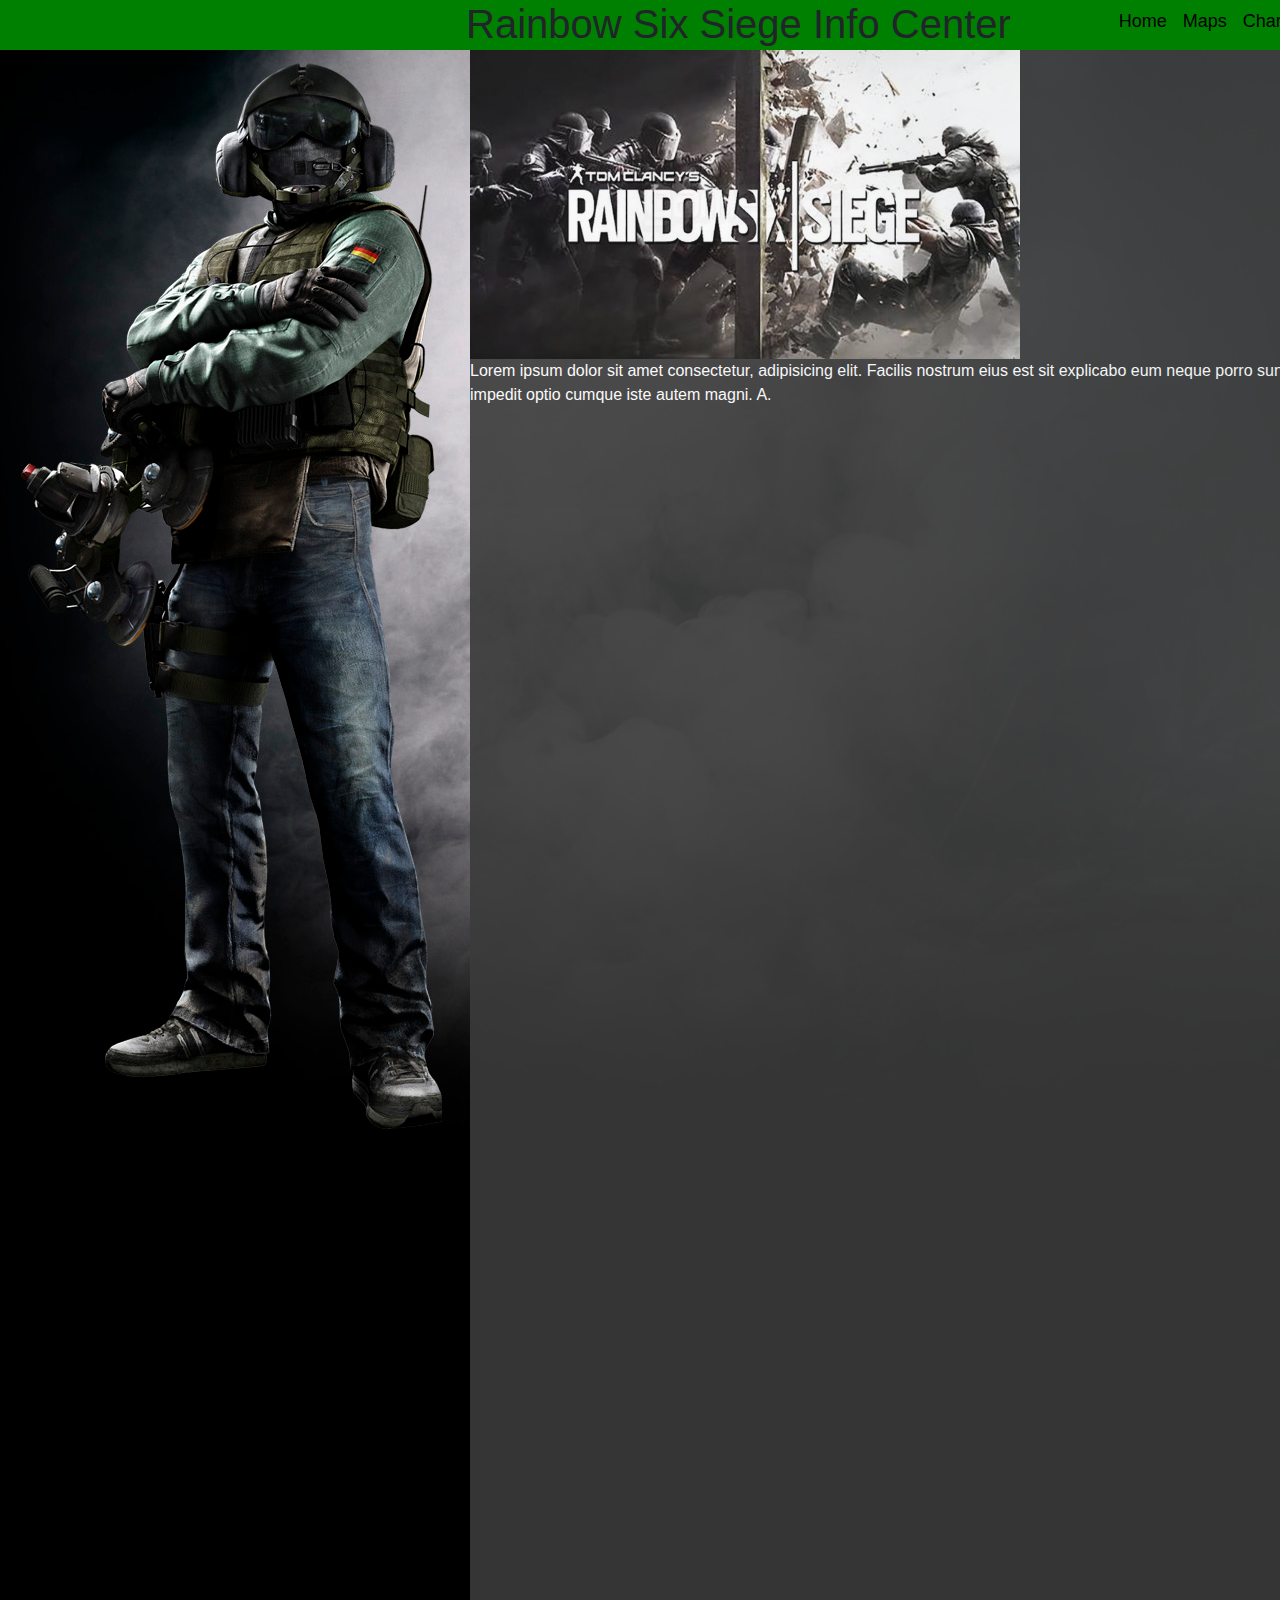
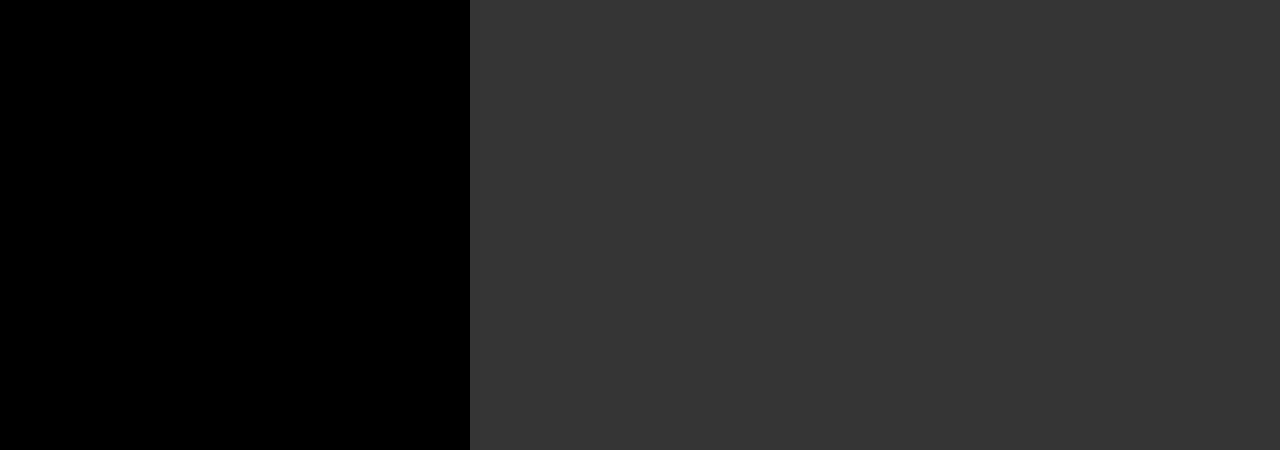
<file: sass/index.html>
<!DOCTYPE html>
<html lang="sv" dir="ltr">
  <head>
    <!-- Bootstrap -->
    <link
      href="https://stackpath.bootstrapcdn.com/bootstrap/4.4.1/css/bootstrap.min.css"
      rel="stylesheet"
      integrity="sha384-Vkoo8x4CGsO3+Hhxv8T/Q5PaXtkKtu6ug5TOeNV6gBiFeWPGFN9MuhOf23Q9Ifjh"
      crossorigin="anonymous"
    />
    <link rel="stylesheet" href="./style/master.css" />
    <meta charset="utf-8" />
    <title>Leaf color</title>
  </head>

  <body>
    <!-- Glöm inte att du måste starta sass plugin:en -->
    <div class="header">
      <h1>Rainbow Six Siege Info Center</h1>
      <div class="nav">
        <a href="index.html">Home</a>
        <a href="maps.html">Maps</a>
        <a href="characters.html">Characters</a>
        <a href="teams.html">Teams</a>
        <a href="info.html">Info</a>
      </div>
    </div>
    <div class="main">
      <div class="mid">
        <img src="./client/Rainbow-Six-Siege-Logo.jpg" alt="" width="550px"> <br>
        Lorem ipsum dolor sit amet consectetur, adipisicing elit. Facilis
        nostrum eius est sit explicabo eum neque porro sunt et? Asperiores modi
        aliquid commodi impedit optio cumque iste autem magni. A.
      </div>
  </body>
</html>
</file>
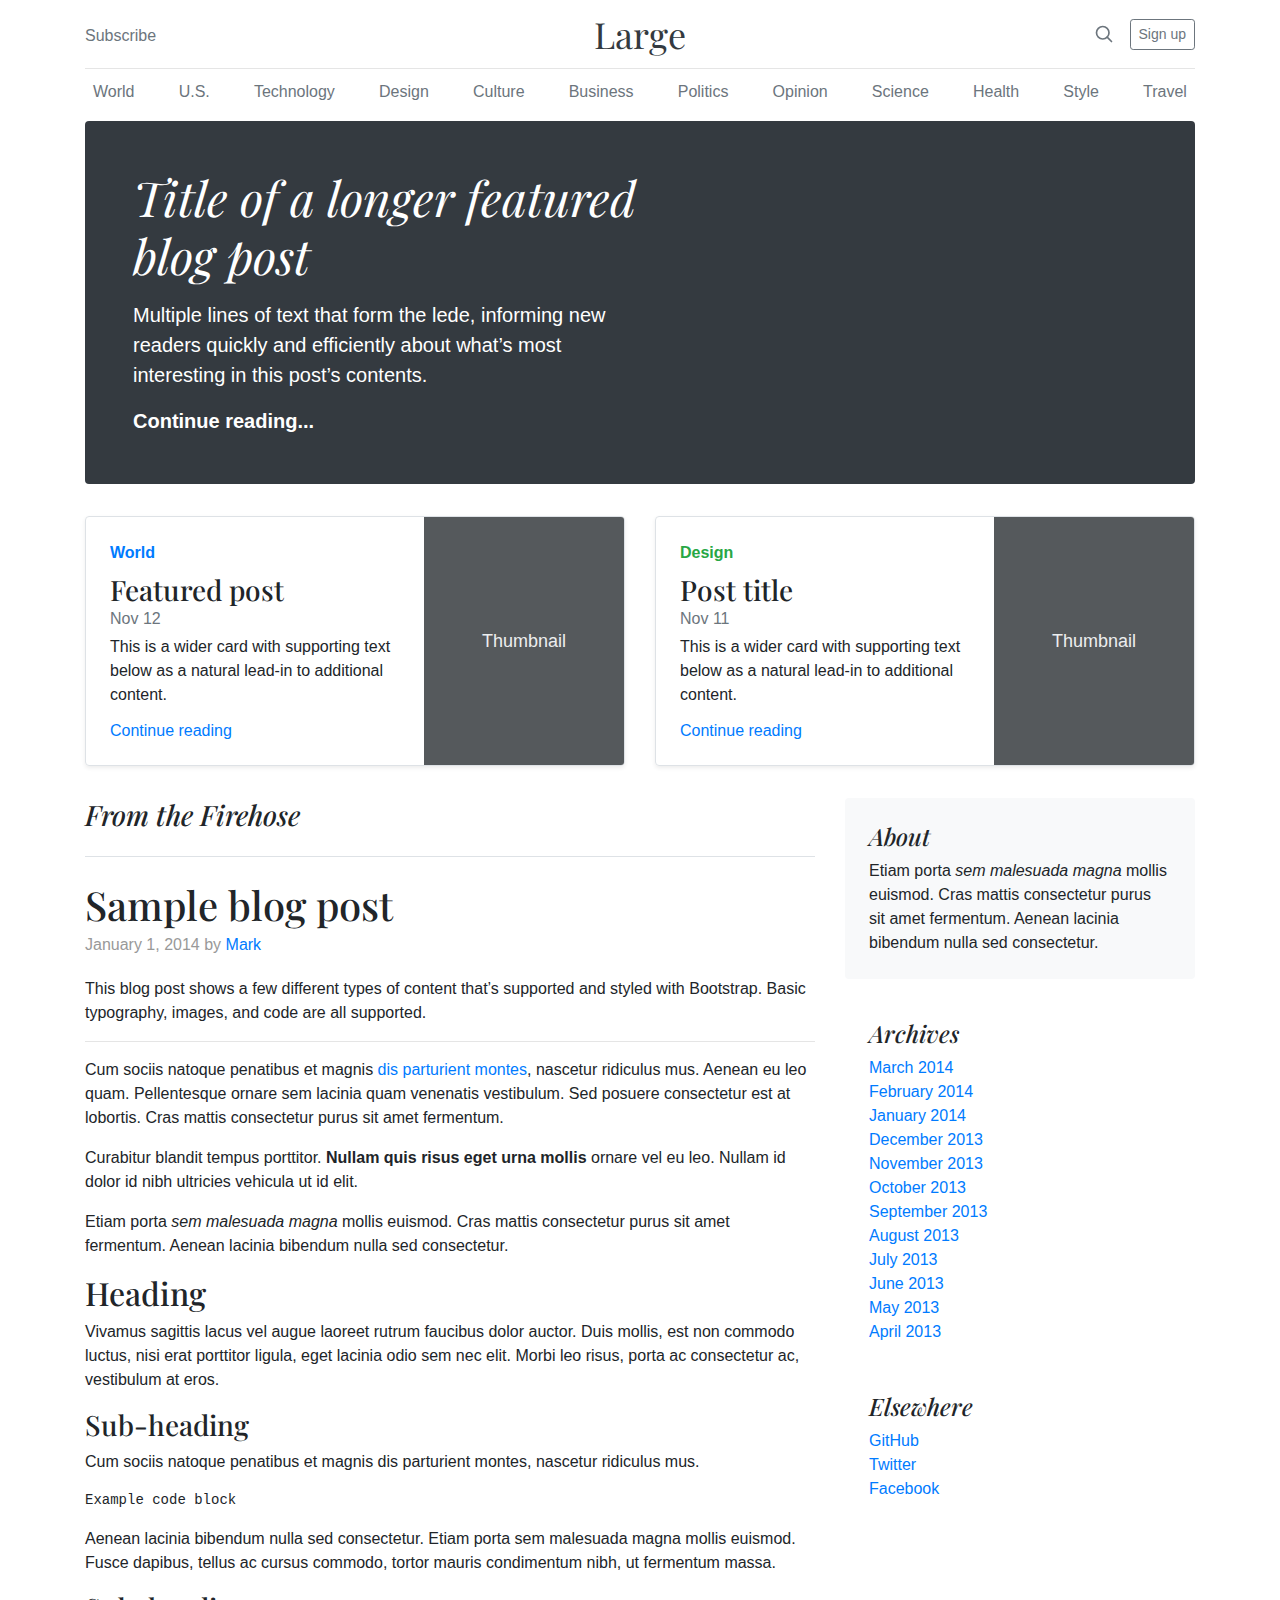
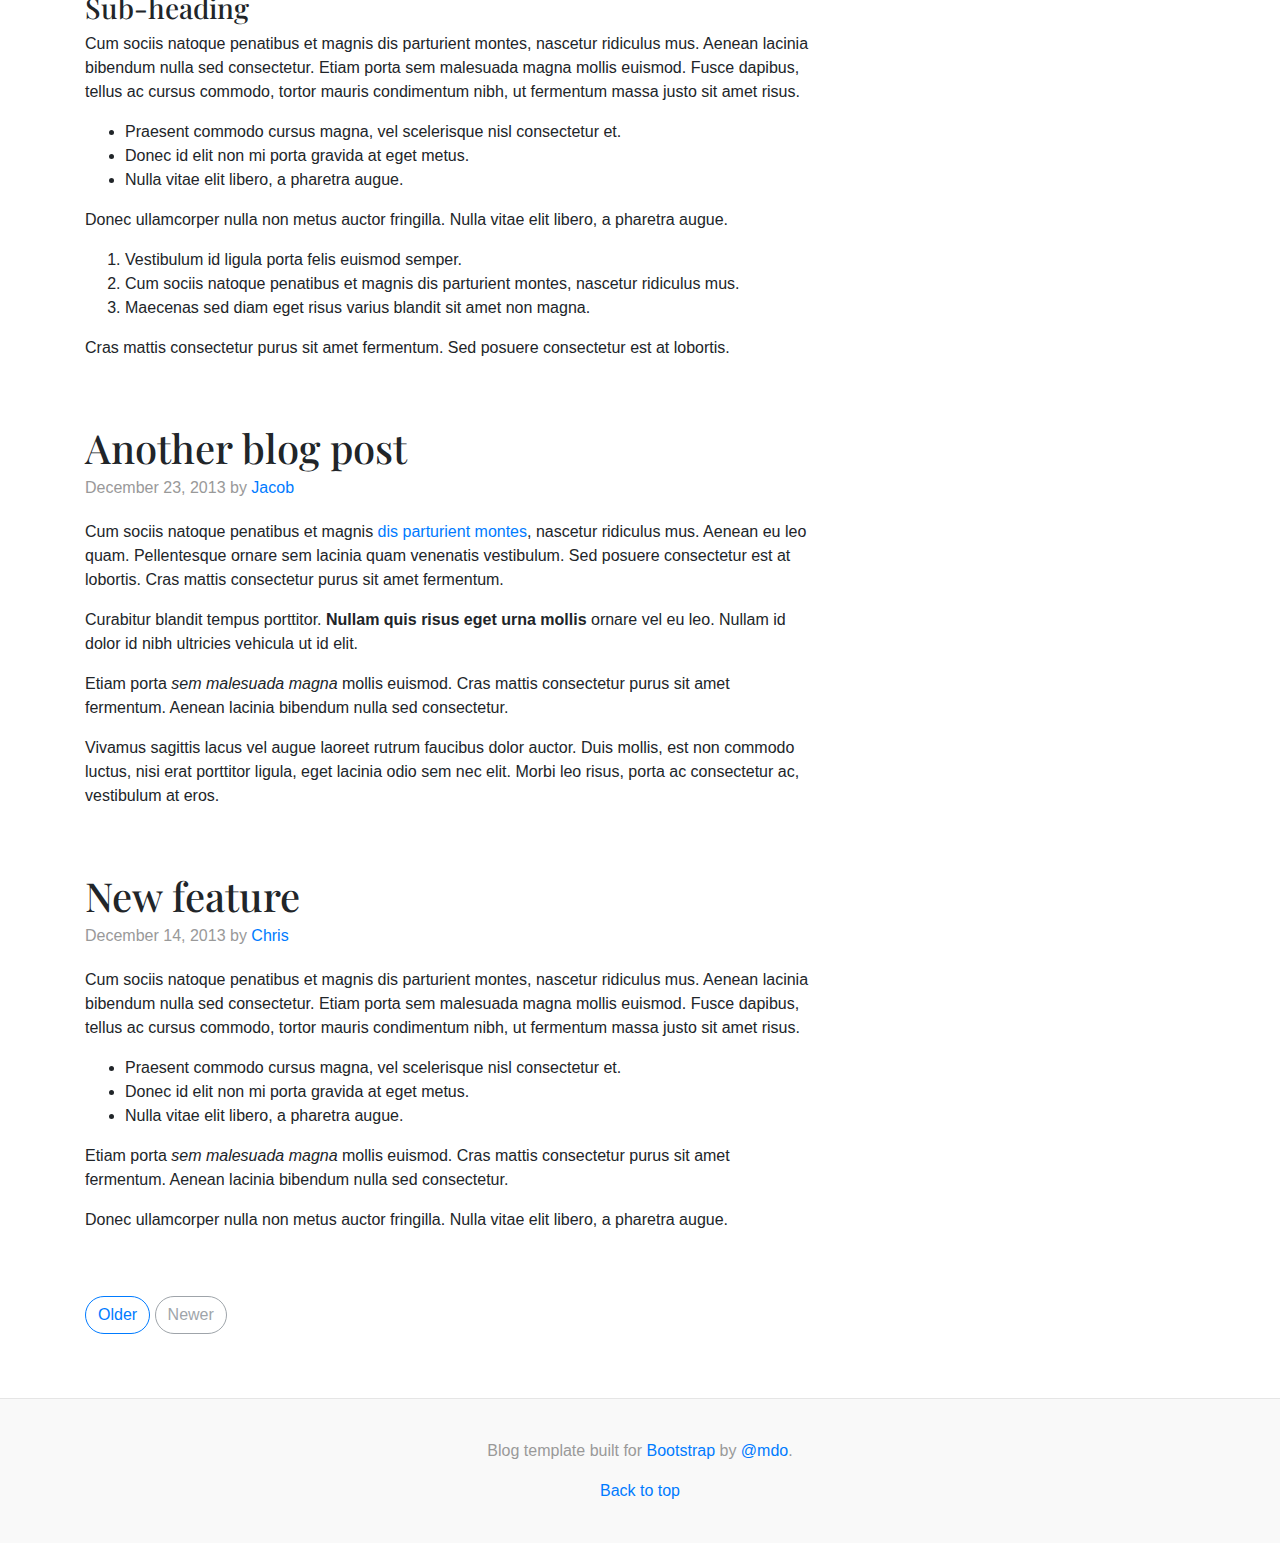
<file: bootstrap/css/bootstrap-4.5.3-examples/blog/index.html>
<!doctype html>
<html lang="en">
  <head>
    <meta charset="utf-8">
    <meta name="viewport" content="width=device-width, initial-scale=1, shrink-to-fit=no">
    <meta name="description" content="">
    <meta name="author" content="Mark Otto, Jacob Thornton, and Bootstrap contributors">
    <meta name="generator" content="Jekyll v4.1.1">
    <title>Blog Template · Bootstrap</title>

    <link rel="canonical" href="https://getbootstrap.com/docs/4.5/examples/blog/">

    <!-- Bootstrap core CSS -->
<link href="../assets/dist/css/bootstrap.min.css" rel="stylesheet">

    <style>
      .bd-placeholder-img {
        font-size: 1.125rem;
        text-anchor: middle;
        -webkit-user-select: none;
        -moz-user-select: none;
        -ms-user-select: none;
        user-select: none;
      }

      @media (min-width: 768px) {
        .bd-placeholder-img-lg {
          font-size: 3.5rem;
        }
      }
    </style>
    <!-- Custom styles for this template -->
    <link href="https://fonts.googleapis.com/css?family=Playfair+Display:700,900" rel="stylesheet">
    <!-- Custom styles for this template -->
    <link href="blog.css" rel="stylesheet">
  </head>
  <body>
    <div class="container">
  <header class="blog-header py-3">
    <div class="row flex-nowrap justify-content-between align-items-center">
      <div class="col-4 pt-1">
        <a class="text-muted" href="#">Subscribe</a>
      </div>
      <div class="col-4 text-center">
        <a class="blog-header-logo text-dark" href="#">Large</a>
      </div>
      <div class="col-4 d-flex justify-content-end align-items-center">
        <a class="text-muted" href="#" aria-label="Search">
          <svg xmlns="http://www.w3.org/2000/svg" width="20" height="20" fill="none" stroke="currentColor" stroke-linecap="round" stroke-linejoin="round" stroke-width="2" class="mx-3" role="img" viewBox="0 0 24 24" focusable="false"><title>Search</title><circle cx="10.5" cy="10.5" r="7.5"/><path d="M21 21l-5.2-5.2"/></svg>
        </a>
        <a class="btn btn-sm btn-outline-secondary" href="#">Sign up</a>
      </div>
    </div>
  </header>

  <div class="nav-scroller py-1 mb-2">
    <nav class="nav d-flex justify-content-between">
      <a class="p-2 text-muted" href="#">World</a>
      <a class="p-2 text-muted" href="#">U.S.</a>
      <a class="p-2 text-muted" href="#">Technology</a>
      <a class="p-2 text-muted" href="#">Design</a>
      <a class="p-2 text-muted" href="#">Culture</a>
      <a class="p-2 text-muted" href="#">Business</a>
      <a class="p-2 text-muted" href="#">Politics</a>
      <a class="p-2 text-muted" href="#">Opinion</a>
      <a class="p-2 text-muted" href="#">Science</a>
      <a class="p-2 text-muted" href="#">Health</a>
      <a class="p-2 text-muted" href="#">Style</a>
      <a class="p-2 text-muted" href="#">Travel</a>
    </nav>
  </div>

  <div class="jumbotron p-4 p-md-5 text-white rounded bg-dark">
    <div class="col-md-6 px-0">
      <h1 class="display-4 font-italic">Title of a longer featured blog post</h1>
      <p class="lead my-3">Multiple lines of text that form the lede, informing new readers quickly and efficiently about what’s most interesting in this post’s contents.</p>
      <p class="lead mb-0"><a href="#" class="text-white font-weight-bold">Continue reading...</a></p>
    </div>
  </div>

  <div class="row mb-2">
    <div class="col-md-6">
      <div class="row no-gutters border rounded overflow-hidden flex-md-row mb-4 shadow-sm h-md-250 position-relative">
        <div class="col p-4 d-flex flex-column position-static">
          <strong class="d-inline-block mb-2 text-primary">World</strong>
          <h3 class="mb-0">Featured post</h3>
          <div class="mb-1 text-muted">Nov 12</div>
          <p class="card-text mb-auto">This is a wider card with supporting text below as a natural lead-in to additional content.</p>
          <a href="#" class="stretched-link">Continue reading</a>
        </div>
        <div class="col-auto d-none d-lg-block">
          <svg class="bd-placeholder-img" width="200" height="250" xmlns="http://www.w3.org/2000/svg" preserveAspectRatio="xMidYMid slice" focusable="false" role="img" aria-label="Placeholder: Thumbnail"><title>Placeholder</title><rect width="100%" height="100%" fill="#55595c"/><text x="50%" y="50%" fill="#eceeef" dy=".3em">Thumbnail</text></svg>
        </div>
      </div>
    </div>
    <div class="col-md-6">
      <div class="row no-gutters border rounded overflow-hidden flex-md-row mb-4 shadow-sm h-md-250 position-relative">
        <div class="col p-4 d-flex flex-column position-static">
          <strong class="d-inline-block mb-2 text-success">Design</strong>
          <h3 class="mb-0">Post title</h3>
          <div class="mb-1 text-muted">Nov 11</div>
          <p class="mb-auto">This is a wider card with supporting text below as a natural lead-in to additional content.</p>
          <a href="#" class="stretched-link">Continue reading</a>
        </div>
        <div class="col-auto d-none d-lg-block">
          <svg class="bd-placeholder-img" width="200" height="250" xmlns="http://www.w3.org/2000/svg" preserveAspectRatio="xMidYMid slice" focusable="false" role="img" aria-label="Placeholder: Thumbnail"><title>Placeholder</title><rect width="100%" height="100%" fill="#55595c"/><text x="50%" y="50%" fill="#eceeef" dy=".3em">Thumbnail</text></svg>
        </div>
      </div>
    </div>
  </div>
</div>

<main role="main" class="container">
  <div class="row">
    <div class="col-md-8 blog-main">
      <h3 class="pb-4 mb-4 font-italic border-bottom">
        From the Firehose
      </h3>

      <div class="blog-post">
        <h2 class="blog-post-title">Sample blog post</h2>
        <p class="blog-post-meta">January 1, 2014 by <a href="#">Mark</a></p>

        <p>This blog post shows a few different types of content that’s supported and styled with Bootstrap. Basic typography, images, and code are all supported.</p>
        <hr>
        <p>Cum sociis natoque penatibus et magnis <a href="#">dis parturient montes</a>, nascetur ridiculus mus. Aenean eu leo quam. Pellentesque ornare sem lacinia quam venenatis vestibulum. Sed posuere consectetur est at lobortis. Cras mattis consectetur purus sit amet fermentum.</p>
        <blockquote>
          <p>Curabitur blandit tempus porttitor. <strong>Nullam quis risus eget urna mollis</strong> ornare vel eu leo. Nullam id dolor id nibh ultricies vehicula ut id elit.</p>
        </blockquote>
        <p>Etiam porta <em>sem malesuada magna</em> mollis euismod. Cras mattis consectetur purus sit amet fermentum. Aenean lacinia bibendum nulla sed consectetur.</p>
        <h2>Heading</h2>
        <p>Vivamus sagittis lacus vel augue laoreet rutrum faucibus dolor auctor. Duis mollis, est non commodo luctus, nisi erat porttitor ligula, eget lacinia odio sem nec elit. Morbi leo risus, porta ac consectetur ac, vestibulum at eros.</p>
        <h3>Sub-heading</h3>
        <p>Cum sociis natoque penatibus et magnis dis parturient montes, nascetur ridiculus mus.</p>
        <pre><code>Example code block</code></pre>
        <p>Aenean lacinia bibendum nulla sed consectetur. Etiam porta sem malesuada magna mollis euismod. Fusce dapibus, tellus ac cursus commodo, tortor mauris condimentum nibh, ut fermentum massa.</p>
        <h3>Sub-heading</h3>
        <p>Cum sociis natoque penatibus et magnis dis parturient montes, nascetur ridiculus mus. Aenean lacinia bibendum nulla sed consectetur. Etiam porta sem malesuada magna mollis euismod. Fusce dapibus, tellus ac cursus commodo, tortor mauris condimentum nibh, ut fermentum massa justo sit amet risus.</p>
        <ul>
          <li>Praesent commodo cursus magna, vel scelerisque nisl consectetur et.</li>
          <li>Donec id elit non mi porta gravida at eget metus.</li>
          <li>Nulla vitae elit libero, a pharetra augue.</li>
        </ul>
        <p>Donec ullamcorper nulla non metus auctor fringilla. Nulla vitae elit libero, a pharetra augue.</p>
        <ol>
          <li>Vestibulum id ligula porta felis euismod semper.</li>
          <li>Cum sociis natoque penatibus et magnis dis parturient montes, nascetur ridiculus mus.</li>
          <li>Maecenas sed diam eget risus varius blandit sit amet non magna.</li>
        </ol>
        <p>Cras mattis consectetur purus sit amet fermentum. Sed posuere consectetur est at lobortis.</p>
      </div><!-- /.blog-post -->

      <div class="blog-post">
        <h2 class="blog-post-title">Another blog post</h2>
        <p class="blog-post-meta">December 23, 2013 by <a href="#">Jacob</a></p>

        <p>Cum sociis natoque penatibus et magnis <a href="#">dis parturient montes</a>, nascetur ridiculus mus. Aenean eu leo quam. Pellentesque ornare sem lacinia quam venenatis vestibulum. Sed posuere consectetur est at lobortis. Cras mattis consectetur purus sit amet fermentum.</p>
        <blockquote>
          <p>Curabitur blandit tempus porttitor. <strong>Nullam quis risus eget urna mollis</strong> ornare vel eu leo. Nullam id dolor id nibh ultricies vehicula ut id elit.</p>
        </blockquote>
        <p>Etiam porta <em>sem malesuada magna</em> mollis euismod. Cras mattis consectetur purus sit amet fermentum. Aenean lacinia bibendum nulla sed consectetur.</p>
        <p>Vivamus sagittis lacus vel augue laoreet rutrum faucibus dolor auctor. Duis mollis, est non commodo luctus, nisi erat porttitor ligula, eget lacinia odio sem nec elit. Morbi leo risus, porta ac consectetur ac, vestibulum at eros.</p>
      </div><!-- /.blog-post -->

      <div class="blog-post">
        <h2 class="blog-post-title">New feature</h2>
        <p class="blog-post-meta">December 14, 2013 by <a href="#">Chris</a></p>

        <p>Cum sociis natoque penatibus et magnis dis parturient montes, nascetur ridiculus mus. Aenean lacinia bibendum nulla sed consectetur. Etiam porta sem malesuada magna mollis euismod. Fusce dapibus, tellus ac cursus commodo, tortor mauris condimentum nibh, ut fermentum massa justo sit amet risus.</p>
        <ul>
          <li>Praesent commodo cursus magna, vel scelerisque nisl consectetur et.</li>
          <li>Donec id elit non mi porta gravida at eget metus.</li>
          <li>Nulla vitae elit libero, a pharetra augue.</li>
        </ul>
        <p>Etiam porta <em>sem malesuada magna</em> mollis euismod. Cras mattis consectetur purus sit amet fermentum. Aenean lacinia bibendum nulla sed consectetur.</p>
        <p>Donec ullamcorper nulla non metus auctor fringilla. Nulla vitae elit libero, a pharetra augue.</p>
      </div><!-- /.blog-post -->

      <nav class="blog-pagination">
        <a class="btn btn-outline-primary" href="#">Older</a>
        <a class="btn btn-outline-secondary disabled" href="#" tabindex="-1" aria-disabled="true">Newer</a>
      </nav>

    </div><!-- /.blog-main -->

    <aside class="col-md-4 blog-sidebar">
      <div class="p-4 mb-3 bg-light rounded">
        <h4 class="font-italic">About</h4>
        <p class="mb-0">Etiam porta <em>sem malesuada magna</em> mollis euismod. Cras mattis consectetur purus sit amet fermentum. Aenean lacinia bibendum nulla sed consectetur.</p>
      </div>

      <div class="p-4">
        <h4 class="font-italic">Archives</h4>
        <ol class="list-unstyled mb-0">
          <li><a href="#">March 2014</a></li>
          <li><a href="#">February 2014</a></li>
          <li><a href="#">January 2014</a></li>
          <li><a href="#">December 2013</a></li>
          <li><a href="#">November 2013</a></li>
          <li><a href="#">October 2013</a></li>
          <li><a href="#">September 2013</a></li>
          <li><a href="#">August 2013</a></li>
          <li><a href="#">July 2013</a></li>
          <li><a href="#">June 2013</a></li>
          <li><a href="#">May 2013</a></li>
          <li><a href="#">April 2013</a></li>
        </ol>
      </div>

      <div class="p-4">
        <h4 class="font-italic">Elsewhere</h4>
        <ol class="list-unstyled">
          <li><a href="#">GitHub</a></li>
          <li><a href="#">Twitter</a></li>
          <li><a href="#">Facebook</a></li>
        </ol>
      </div>
    </aside><!-- /.blog-sidebar -->

  </div><!-- /.row -->

</main><!-- /.container -->

<footer class="blog-footer">
  <p>Blog template built for <a href="https://getbootstrap.com/">Bootstrap</a> by <a href="https://twitter.com/mdo">@mdo</a>.</p>
  <p>
    <a href="#">Back to top</a>
  </p>
</footer>
</body>
</html>
</file>
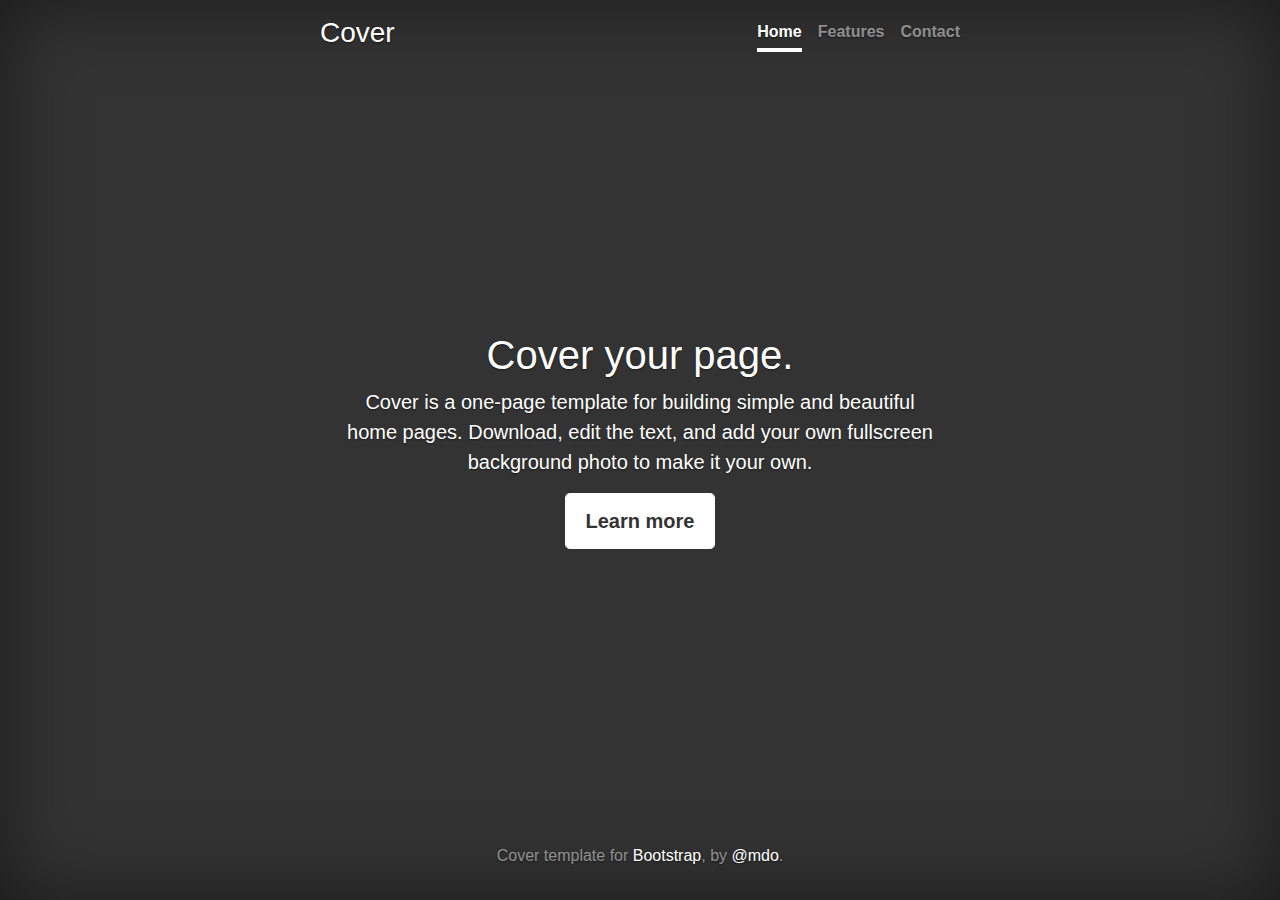
<file: bootstrap/css/bootstrap-4.5.3-examples/cover/index.html>
<!doctype html>
<html lang="en">
  <head>
    <meta charset="utf-8">
    <meta name="viewport" content="width=device-width, initial-scale=1, shrink-to-fit=no">
    <meta name="description" content="">
    <meta name="author" content="Mark Otto, Jacob Thornton, and Bootstrap contributors">
    <meta name="generator" content="Jekyll v4.1.1">
    <title>Cover Template · Bootstrap</title>

    <link rel="canonical" href="https://getbootstrap.com/docs/4.5/examples/cover/">

    <!-- Bootstrap core CSS -->
<link href="../assets/dist/css/bootstrap.min.css" rel="stylesheet">

    <style>
      .bd-placeholder-img {
        font-size: 1.125rem;
        text-anchor: middle;
        -webkit-user-select: none;
        -moz-user-select: none;
        -ms-user-select: none;
        user-select: none;
      }

      @media (min-width: 768px) {
        .bd-placeholder-img-lg {
          font-size: 3.5rem;
        }
      }
    </style>
    <!-- Custom styles for this template -->
    <link href="cover.css" rel="stylesheet">
  </head>
  <body class="text-center">
    <div class="cover-container d-flex w-100 h-100 p-3 mx-auto flex-column">
  <header class="masthead mb-auto">
    <div class="inner">
      <h3 class="masthead-brand">Cover</h3>
      <nav class="nav nav-masthead justify-content-center">
        <a class="nav-link active" href="#">Home</a>
        <a class="nav-link" href="#">Features</a>
        <a class="nav-link" href="#">Contact</a>
      </nav>
    </div>
  </header>

  <main role="main" class="inner cover">
    <h1 class="cover-heading">Cover your page.</h1>
    <p class="lead">Cover is a one-page template for building simple and beautiful home pages. Download, edit the text, and add your own fullscreen background photo to make it your own.</p>
    <p class="lead">
      <a href="#" class="btn btn-lg btn-secondary">Learn more</a>
    </p>
  </main>

  <footer class="mastfoot mt-auto">
    <div class="inner">
      <p>Cover template for <a href="https://getbootstrap.com/">Bootstrap</a>, by <a href="https://twitter.com/mdo">@mdo</a>.</p>
    </div>
  </footer>
</div>
</body>
</html>
</file>
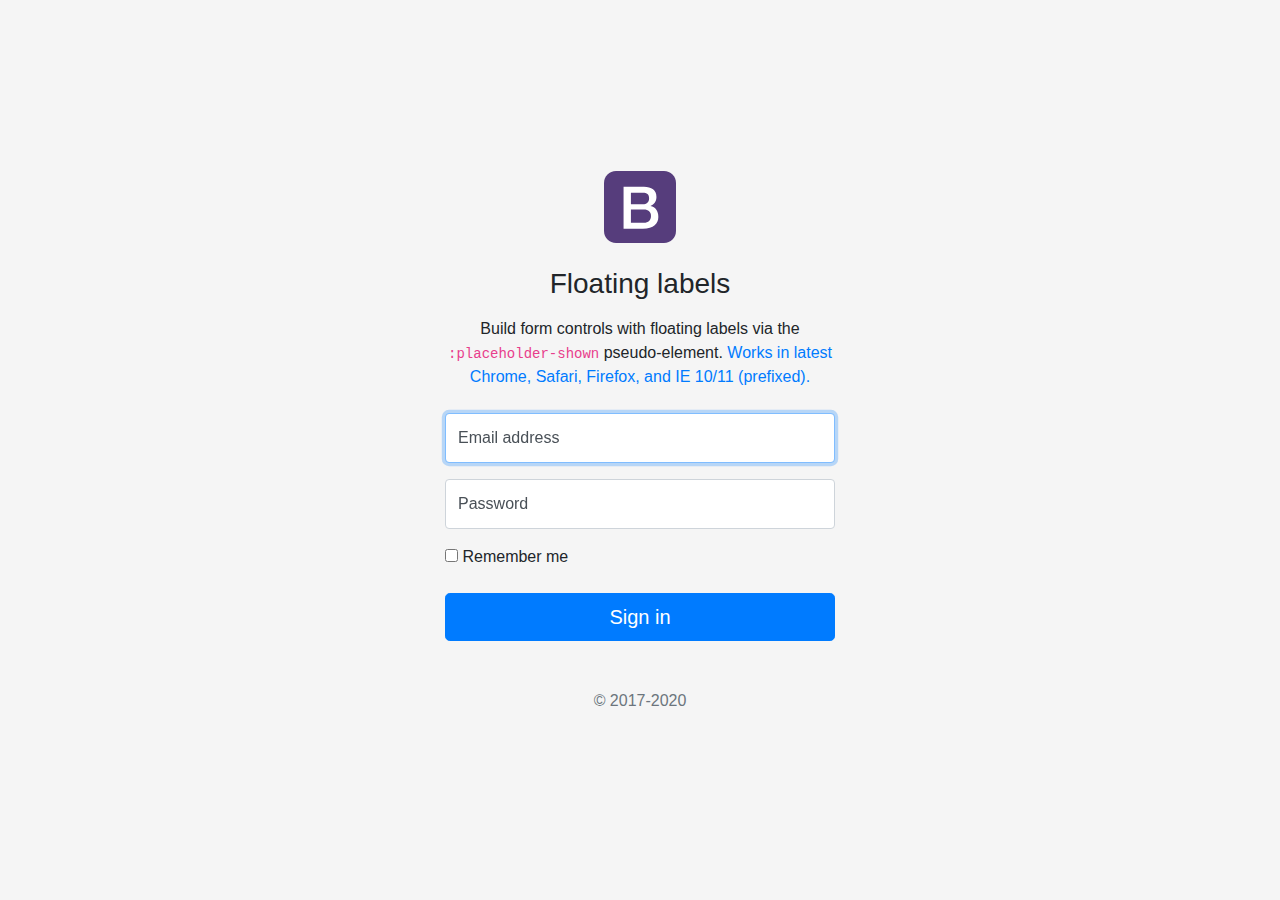
<file: bootstrap/css/bootstrap-4.5.3-examples/floating-labels/index.html>
<!doctype html>
<html lang="en">
  <head>
    <meta charset="utf-8">
    <meta name="viewport" content="width=device-width, initial-scale=1, shrink-to-fit=no">
    <meta name="description" content="">
    <meta name="author" content="Mark Otto, Jacob Thornton, and Bootstrap contributors">
    <meta name="generator" content="Jekyll v4.1.1">
    <title>Floating labels example · Bootstrap</title>

    <link rel="canonical" href="https://getbootstrap.com/docs/4.5/examples/floating-labels/">

    <!-- Bootstrap core CSS -->
<link href="../assets/dist/css/bootstrap.min.css" rel="stylesheet">

    <style>
      .bd-placeholder-img {
        font-size: 1.125rem;
        text-anchor: middle;
        -webkit-user-select: none;
        -moz-user-select: none;
        -ms-user-select: none;
        user-select: none;
      }

      @media (min-width: 768px) {
        .bd-placeholder-img-lg {
          font-size: 3.5rem;
        }
      }
    </style>
    <!-- Custom styles for this template -->
    <link href="floating-labels.css" rel="stylesheet">
  </head>
  <body>
    <form class="form-signin">
  <div class="text-center mb-4">
    <img class="mb-4" src="../assets/brand/bootstrap-solid.svg" alt="" width="72" height="72">
    <h1 class="h3 mb-3 font-weight-normal">Floating labels</h1>
    <p>Build form controls with floating labels via the <code>:placeholder-shown</code> pseudo-element. <a href="https://caniuse.com/#feat=css-placeholder-shown">Works in latest Chrome, Safari, Firefox, and IE 10/11 (prefixed).</a></p>
  </div>

  <div class="form-label-group">
    <input type="email" id="inputEmail" class="form-control" placeholder="Email address" required autofocus>
    <label for="inputEmail">Email address</label>
  </div>

  <div class="form-label-group">
    <input type="password" id="inputPassword" class="form-control" placeholder="Password" required>
    <label for="inputPassword">Password</label>
  </div>

  <div class="checkbox mb-3">
    <label>
      <input type="checkbox" value="remember-me"> Remember me
    </label>
  </div>
  <button class="btn btn-lg btn-primary btn-block" type="submit">Sign in</button>
  <p class="mt-5 mb-3 text-muted text-center">&copy; 2017-2020</p>
</form>
</body>
</html>
</file>
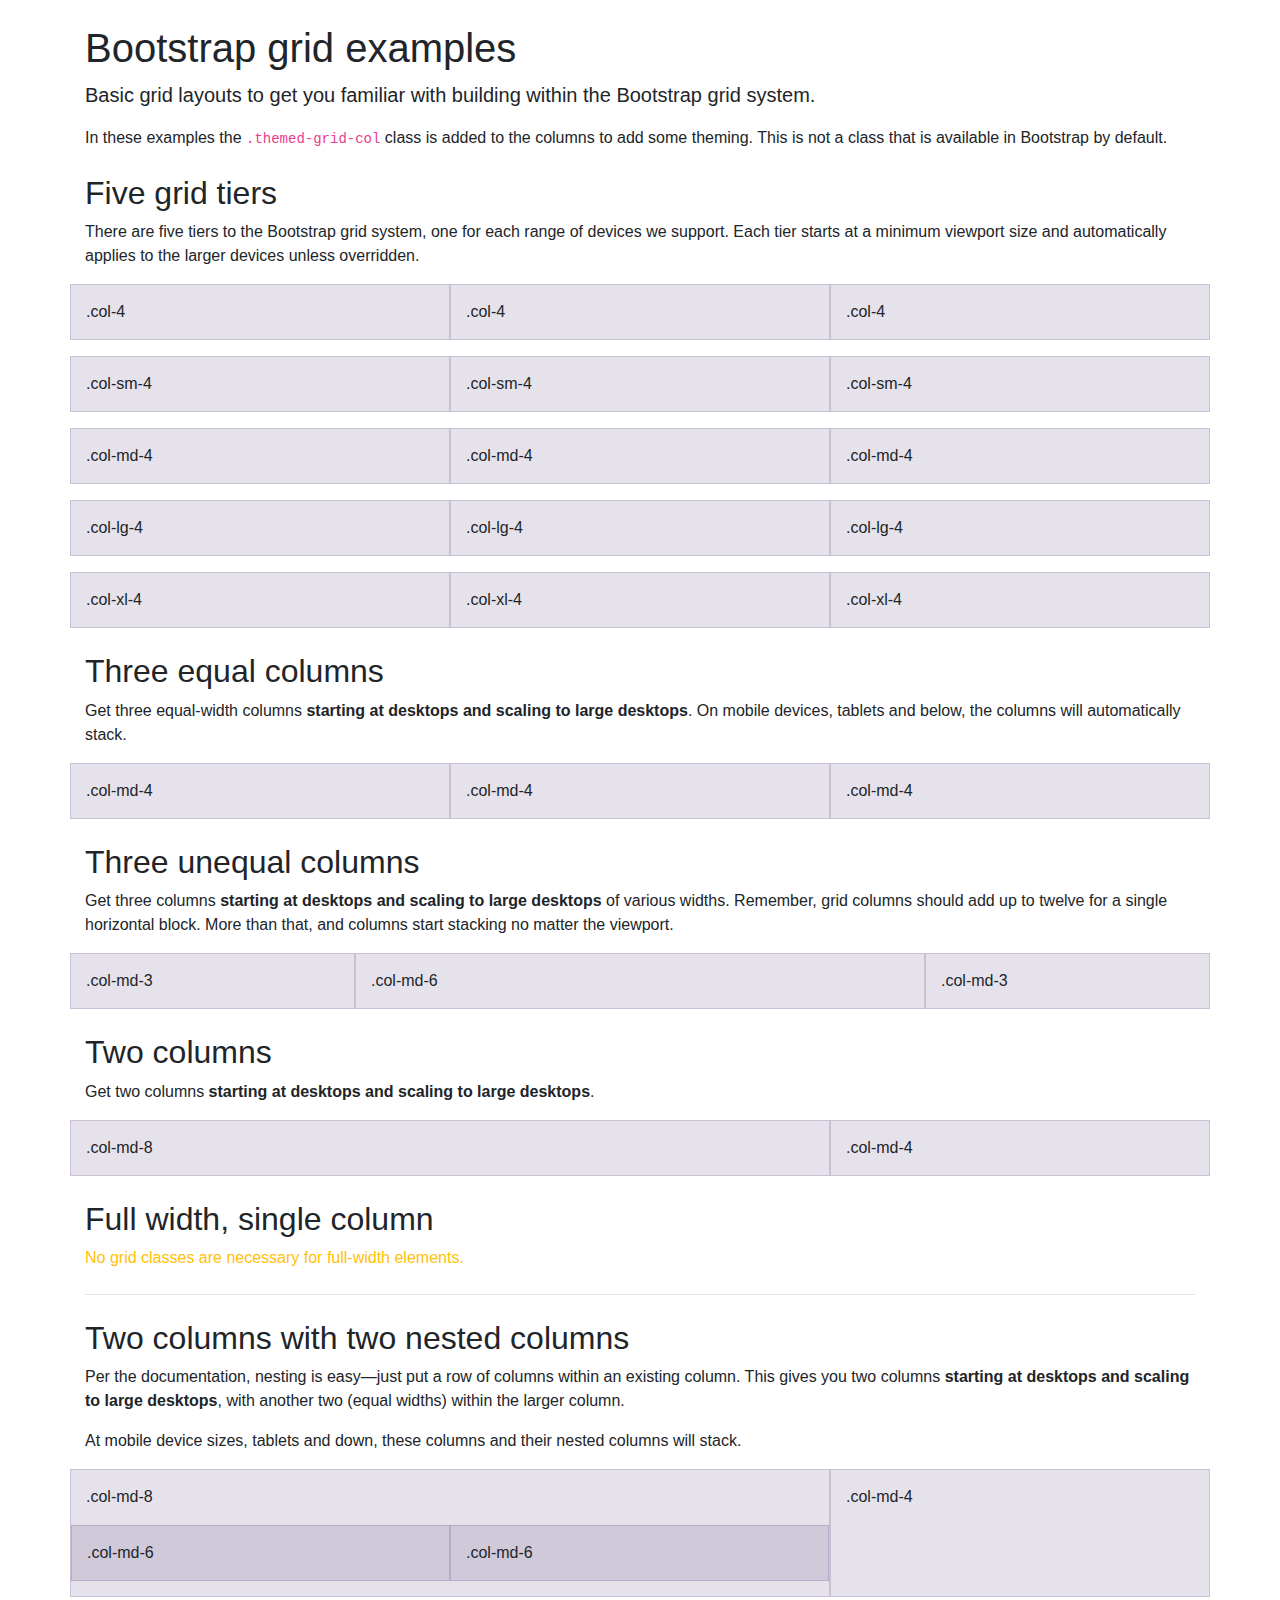
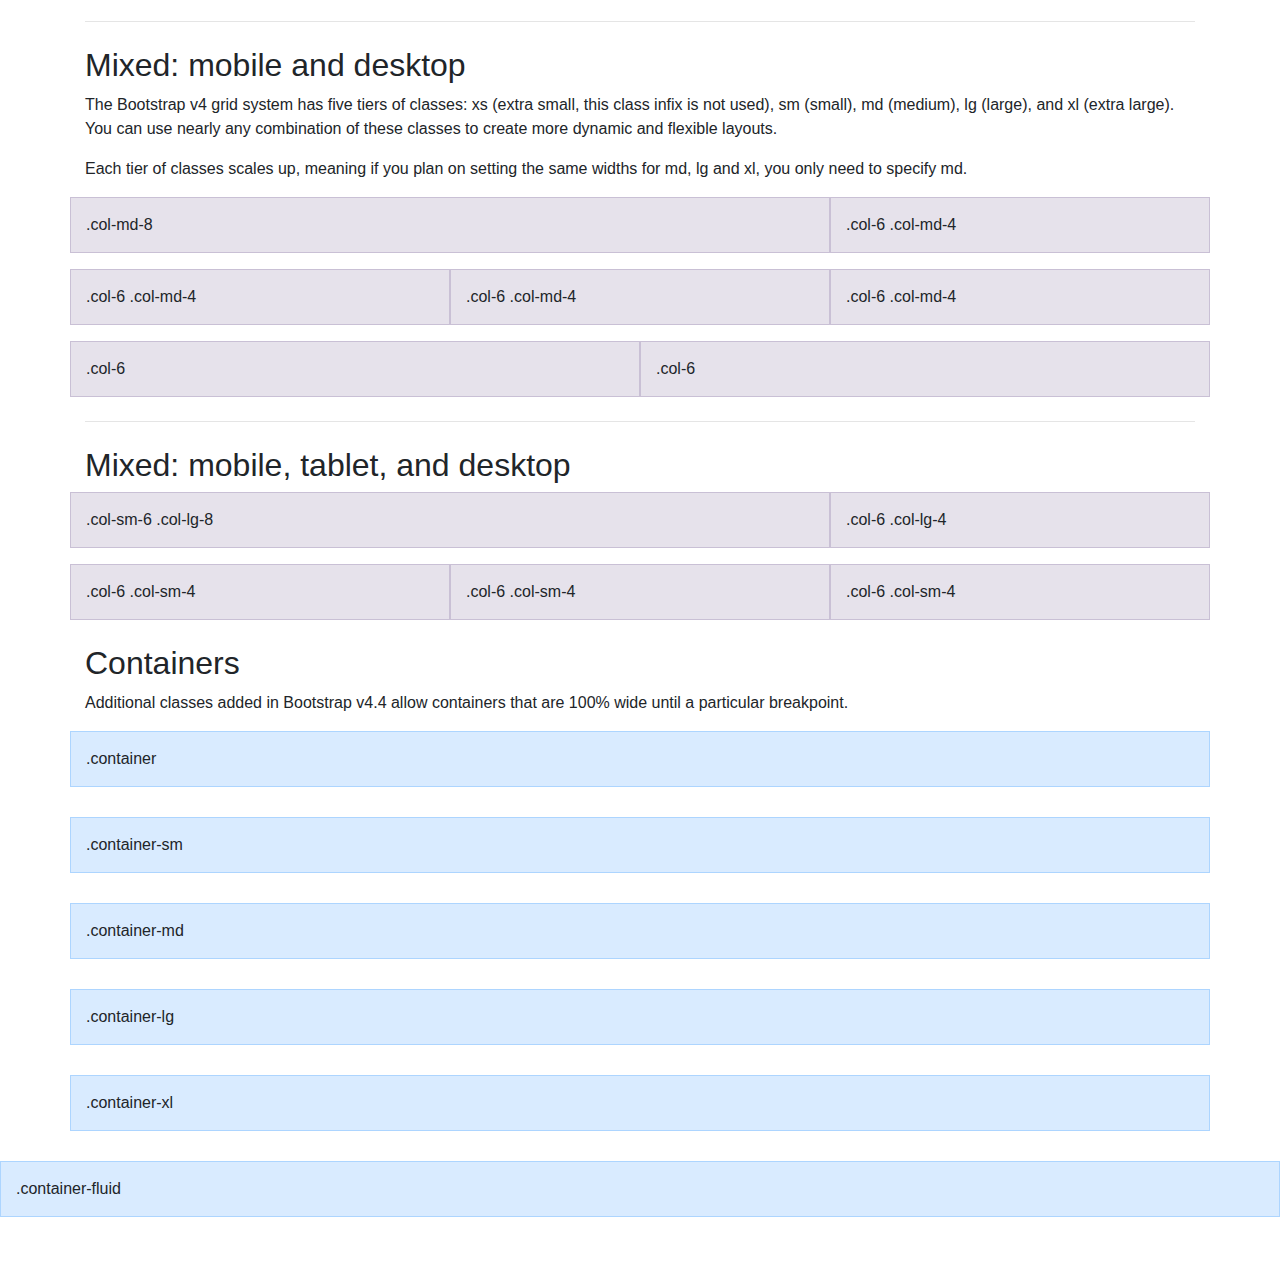
<file: bootstrap/css/bootstrap-4.5.3-examples/grid/index.html>
<!doctype html>
<html lang="en">
  <head>
    <meta charset="utf-8">
    <meta name="viewport" content="width=device-width, initial-scale=1, shrink-to-fit=no">
    <meta name="description" content="">
    <meta name="author" content="Mark Otto, Jacob Thornton, and Bootstrap contributors">
    <meta name="generator" content="Jekyll v4.1.1">
    <title>Grid Template · Bootstrap</title>

    <link rel="canonical" href="https://getbootstrap.com/docs/4.5/examples/grid/">

    <!-- Bootstrap core CSS -->
<link href="../assets/dist/css/bootstrap.min.css" rel="stylesheet">

    <style>
      .bd-placeholder-img {
        font-size: 1.125rem;
        text-anchor: middle;
        -webkit-user-select: none;
        -moz-user-select: none;
        -ms-user-select: none;
        user-select: none;
      }

      @media (min-width: 768px) {
        .bd-placeholder-img-lg {
          font-size: 3.5rem;
        }
      }
    </style>
    <!-- Custom styles for this template -->
    <link href="grid.css" rel="stylesheet">
  </head>
  <body class="py-4">
    <div class="container">

  <h1>Bootstrap grid examples</h1>
  <p class="lead">Basic grid layouts to get you familiar with building within the Bootstrap grid system.</p>
  <p>In these examples the <code>.themed-grid-col</code> class is added to the columns to add some theming. This is not a class that is available in Bootstrap by default.</p>

  <h2 class="mt-4">Five grid tiers</h2>
  <p>There are five tiers to the Bootstrap grid system, one for each range of devices we support. Each tier starts at a minimum viewport size and automatically applies to the larger devices unless overridden.</p>

  <div class="row mb-3">
    <div class="col-4 themed-grid-col">.col-4</div>
    <div class="col-4 themed-grid-col">.col-4</div>
    <div class="col-4 themed-grid-col">.col-4</div>
  </div>

  <div class="row mb-3">
    <div class="col-sm-4 themed-grid-col">.col-sm-4</div>
    <div class="col-sm-4 themed-grid-col">.col-sm-4</div>
    <div class="col-sm-4 themed-grid-col">.col-sm-4</div>
  </div>

  <div class="row mb-3">
    <div class="col-md-4 themed-grid-col">.col-md-4</div>
    <div class="col-md-4 themed-grid-col">.col-md-4</div>
    <div class="col-md-4 themed-grid-col">.col-md-4</div>
  </div>

  <div class="row mb-3">
    <div class="col-lg-4 themed-grid-col">.col-lg-4</div>
    <div class="col-lg-4 themed-grid-col">.col-lg-4</div>
    <div class="col-lg-4 themed-grid-col">.col-lg-4</div>
  </div>

  <div class="row mb-3">
    <div class="col-xl-4 themed-grid-col">.col-xl-4</div>
    <div class="col-xl-4 themed-grid-col">.col-xl-4</div>
    <div class="col-xl-4 themed-grid-col">.col-xl-4</div>
  </div>

  <h2 class="mt-4">Three equal columns</h2>
  <p>Get three equal-width columns <strong>starting at desktops and scaling to large desktops</strong>. On mobile devices, tablets and below, the columns will automatically stack.</p>
  <div class="row mb-3">
    <div class="col-md-4 themed-grid-col">.col-md-4</div>
    <div class="col-md-4 themed-grid-col">.col-md-4</div>
    <div class="col-md-4 themed-grid-col">.col-md-4</div>
  </div>

  <h2 class="mt-4">Three unequal columns</h2>
  <p>Get three columns <strong>starting at desktops and scaling to large desktops</strong> of various widths. Remember, grid columns should add up to twelve for a single horizontal block. More than that, and columns start stacking no matter the viewport.</p>
  <div class="row mb-3">
    <div class="col-md-3 themed-grid-col">.col-md-3</div>
    <div class="col-md-6 themed-grid-col">.col-md-6</div>
    <div class="col-md-3 themed-grid-col">.col-md-3</div>
  </div>

  <h2 class="mt-4">Two columns</h2>
  <p>Get two columns <strong>starting at desktops and scaling to large desktops</strong>.</p>
  <div class="row mb-3">
    <div class="col-md-8 themed-grid-col">.col-md-8</div>
    <div class="col-md-4 themed-grid-col">.col-md-4</div>
  </div>

  <h2 class="mt-4">Full width, single column</h2>
  <p class="text-warning">
    No grid classes are necessary for full-width elements.
  </p>

  <hr class="my-4">

  <h2 class="mt-4">Two columns with two nested columns</h2>
  <p>Per the documentation, nesting is easy—just put a row of columns within an existing column. This gives you two columns <strong>starting at desktops and scaling to large desktops</strong>, with another two (equal widths) within the larger column.</p>
  <p>At mobile device sizes, tablets and down, these columns and their nested columns will stack.</p>
  <div class="row mb-3">
    <div class="col-md-8 themed-grid-col">
      <div class="pb-3">
        .col-md-8
      </div>
      <div class="row">
        <div class="col-md-6 themed-grid-col">.col-md-6</div>
        <div class="col-md-6 themed-grid-col">.col-md-6</div>
      </div>
    </div>
    <div class="col-md-4 themed-grid-col">.col-md-4</div>
  </div>

  <hr class="my-4">

  <h2 class="mt-4">Mixed: mobile and desktop</h2>
  <p>The Bootstrap v4 grid system has five tiers of classes: xs (extra small, this class infix is not used), sm (small), md (medium), lg (large), and xl (extra large). You can use nearly any combination of these classes to create more dynamic and flexible layouts.</p>
  <p>Each tier of classes scales up, meaning if you plan on setting the same widths for md, lg and xl, you only need to specify md.</p>
  <div class="row mb-3">
    <div class="col-md-8 themed-grid-col">.col-md-8</div>
    <div class="col-6 col-md-4 themed-grid-col">.col-6 .col-md-4</div>
  </div>
  <div class="row mb-3">
    <div class="col-6 col-md-4 themed-grid-col">.col-6 .col-md-4</div>
    <div class="col-6 col-md-4 themed-grid-col">.col-6 .col-md-4</div>
    <div class="col-6 col-md-4 themed-grid-col">.col-6 .col-md-4</div>
  </div>
  <div class="row mb-3">
    <div class="col-6 themed-grid-col">.col-6</div>
    <div class="col-6 themed-grid-col">.col-6</div>
  </div>

  <hr class="my-4">

  <h2 class="mt-4">Mixed: mobile, tablet, and desktop</h2>
  <div class="row mb-3">
    <div class="col-sm-6 col-lg-8 themed-grid-col">.col-sm-6 .col-lg-8</div>
    <div class="col-6 col-lg-4 themed-grid-col">.col-6 .col-lg-4</div>
  </div>
  <div class="row mb-3">
    <div class="col-6 col-sm-4 themed-grid-col">.col-6 .col-sm-4</div>
    <div class="col-6 col-sm-4 themed-grid-col">.col-6 .col-sm-4</div>
    <div class="col-6 col-sm-4 themed-grid-col">.col-6 .col-sm-4</div>
  </div>

</div>

<div class="container" id="containers">
  <h2 class="mt-4">Containers</h2>
  <p>Additional classes added in Bootstrap v4.4 allow containers that are 100% wide until a particular breakpoint.</p>
</div>

<div class="container themed-container">.container</div>
<div class="container-sm themed-container">.container-sm</div>
<div class="container-md themed-container">.container-md</div>
<div class="container-lg themed-container">.container-lg</div>
<div class="container-xl themed-container">.container-xl</div>
<div class="container-fluid themed-container">.container-fluid</div>
</body>
</html>
</file>
<file: sass/style/master.css>
@charset "UTF-8";
body {
  height: auto;
  background-color: black;
}

.header {
  display: -webkit-box;
  display: -ms-flexbox;
  display: flex;
  -webkit-box-pack: center;
      -ms-flex-pack: center;
          justify-content: center;
  width: 1920px;
  height: 50px;
  background-color: green;
}

.main {
  display: -webkit-box;
  display: -ms-flexbox;
  display: flex;
  -webkit-box-pack: center;
      -ms-flex-pack: center;
          justify-content: center;
  background-image: url(/sass/client/jäger.jpg);
  background-repeat: no-repeat;
  width: 1920px;
  height: 2000px;
}

.mid {
  width: 1130px;
  height: 2000px;
  margin-left: 150px;
  background-color: #3b3b3b;
  color: white;
  opacity: 90%;
}

.nav {
  margin-left: 100px;
  height: 45px;
}

.nav a {
  padding: 8px 8px 8px 8px;
  text-decoration: none;
  font-size: 18px;
  color: black;
  display: block;
}
/*# sourceMappingURL=master.css.map */
</file>
<file: bootstrap/css/bootstrap-4.5.3-examples/blog/blog.css>
/* stylelint-disable selector-list-comma-newline-after */

.blog-header {
  line-height: 1;
  border-bottom: 1px solid #e5e5e5;
}

.blog-header-logo {
  font-family: "Playfair Display", Georgia, "Times New Roman", serif;
  font-size: 2.25rem;
}

.blog-header-logo:hover {
  text-decoration: none;
}

h1, h2, h3, h4, h5, h6 {
  font-family: "Playfair Display", Georgia, "Times New Roman", serif;
}

.display-4 {
  font-size: 2.5rem;
}
@media (min-width: 768px) {
  .display-4 {
    font-size: 3rem;
  }
}

.nav-scroller {
  position: relative;
  z-index: 2;
  height: 2.75rem;
  overflow-y: hidden;
}

.nav-scroller .nav {
  display: -ms-flexbox;
  display: flex;
  -ms-flex-wrap: nowrap;
  flex-wrap: nowrap;
  padding-bottom: 1rem;
  margin-top: -1px;
  overflow-x: auto;
  text-align: center;
  white-space: nowrap;
  -webkit-overflow-scrolling: touch;
}

.nav-scroller .nav-link {
  padding-top: .75rem;
  padding-bottom: .75rem;
  font-size: .875rem;
}

.card-img-right {
  height: 100%;
  border-radius: 0 3px 3px 0;
}

.flex-auto {
  -ms-flex: 0 0 auto;
  flex: 0 0 auto;
}

.h-250 { height: 250px; }
@media (min-width: 768px) {
  .h-md-250 { height: 250px; }
}

/* Pagination */
.blog-pagination {
  margin-bottom: 4rem;
}
.blog-pagination > .btn {
  border-radius: 2rem;
}

/*
 * Blog posts
 */
.blog-post {
  margin-bottom: 4rem;
}
.blog-post-title {
  margin-bottom: .25rem;
  font-size: 2.5rem;
}
.blog-post-meta {
  margin-bottom: 1.25rem;
  color: #999;
}

/*
 * Footer
 */
.blog-footer {
  padding: 2.5rem 0;
  color: #999;
  text-align: center;
  background-color: #f9f9f9;
  border-top: .05rem solid #e5e5e5;
}
.blog-footer p:last-child {
  margin-bottom: 0;
}
</file>
<file: bootstrap/css/bootstrap-4.5.3-examples/cover/cover.css>
/*
 * Globals
 */

/* Links */
a,
a:focus,
a:hover {
  color: #fff;
}

/* Custom default button */
.btn-secondary,
.btn-secondary:hover,
.btn-secondary:focus {
  color: #333;
  text-shadow: none; /* Prevent inheritance from `body` */
  background-color: #fff;
  border: .05rem solid #fff;
}


/*
 * Base structure
 */

html,
body {
  height: 100%;
  background-color: #333;
}

body {
  display: -ms-flexbox;
  display: flex;
  color: #fff;
  text-shadow: 0 .05rem .1rem rgba(0, 0, 0, .5);
  box-shadow: inset 0 0 5rem rgba(0, 0, 0, .5);
}

.cover-container {
  max-width: 42em;
}


/*
 * Header
 */
.masthead {
  margin-bottom: 2rem;
}

.masthead-brand {
  margin-bottom: 0;
}

.nav-masthead .nav-link {
  padding: .25rem 0;
  font-weight: 700;
  color: rgba(255, 255, 255, .5);
  background-color: transparent;
  border-bottom: .25rem solid transparent;
}

.nav-masthead .nav-link:hover,
.nav-masthead .nav-link:focus {
  border-bottom-color: rgba(255, 255, 255, .25);
}

.nav-masthead .nav-link + .nav-link {
  margin-left: 1rem;
}

.nav-masthead .active {
  color: #fff;
  border-bottom-color: #fff;
}

@media (min-width: 48em) {
  .masthead-brand {
    float: left;
  }
  .nav-masthead {
    float: right;
  }
}


/*
 * Cover
 */
.cover {
  padding: 0 1.5rem;
}
.cover .btn-lg {
  padding: .75rem 1.25rem;
  font-weight: 700;
}


/*
 * Footer
 */
.mastfoot {
  color: rgba(255, 255, 255, .5);
}
</file>
<file: bootstrap/css/bootstrap-4.5.3-examples/floating-labels/floating-labels.css>
html,
body {
  height: 100%;
}

body {
  display: -ms-flexbox;
  display: flex;
  -ms-flex-align: center;
  align-items: center;
  padding-top: 40px;
  padding-bottom: 40px;
  background-color: #f5f5f5;
}

.form-signin {
  width: 100%;
  max-width: 420px;
  padding: 15px;
  margin: auto;
}

.form-label-group {
  position: relative;
  margin-bottom: 1rem;
}

.form-label-group input,
.form-label-group label {
  height: 3.125rem;
  padding: .75rem;
}

.form-label-group label {
  position: absolute;
  top: 0;
  left: 0;
  display: block;
  width: 100%;
  margin-bottom: 0; /* Override default `<label>` margin */
  line-height: 1.5;
  color: #495057;
  pointer-events: none;
  cursor: text; /* Match the input under the label */
  border: 1px solid transparent;
  border-radius: .25rem;
  transition: all .1s ease-in-out;
}

.form-label-group input::-webkit-input-placeholder {
  color: transparent;
}

.form-label-group input::-moz-placeholder {
  color: transparent;
}

.form-label-group input:-ms-input-placeholder {
  color: transparent;
}

.form-label-group input::-ms-input-placeholder {
  color: transparent;
}

.form-label-group input::placeholder {
  color: transparent;
}

.form-label-group input:not(:-moz-placeholder-shown) {
  padding-top: 1.25rem;
  padding-bottom: .25rem;
}

.form-label-group input:not(:-ms-input-placeholder) {
  padding-top: 1.25rem;
  padding-bottom: .25rem;
}

.form-label-group input:not(:placeholder-shown) {
  padding-top: 1.25rem;
  padding-bottom: .25rem;
}

.form-label-group input:not(:-moz-placeholder-shown) ~ label {
  padding-top: .25rem;
  padding-bottom: .25rem;
  font-size: 12px;
  color: #777;
}

.form-label-group input:not(:-ms-input-placeholder) ~ label {
  padding-top: .25rem;
  padding-bottom: .25rem;
  font-size: 12px;
  color: #777;
}

.form-label-group input:not(:placeholder-shown) ~ label {
  padding-top: .25rem;
  padding-bottom: .25rem;
  font-size: 12px;
  color: #777;
}

/* Fallback for Edge
-------------------------------------------------- */
@supports (-ms-ime-align: auto) {
  .form-label-group {
    display: -ms-flexbox;
    display: flex;
    -ms-flex-direction: column-reverse;
    flex-direction: column-reverse;
  }

  .form-label-group label {
    position: static;
  }

  .form-label-group input::-ms-input-placeholder {
    color: #777;
  }
}
</file>
<file: bootstrap/css/bootstrap-4.5.3-examples/grid/grid.css>
.themed-grid-col {
  padding-top: 15px;
  padding-bottom: 15px;
  background-color: rgba(86, 61, 124, .15);
  border: 1px solid rgba(86, 61, 124, .2);
}

.themed-container {
  padding: 15px;
  margin-bottom: 30px;
  background-color: rgba(0, 123, 255, .15);
  border: 1px solid rgba(0, 123, 255, .2);
}
</file>
